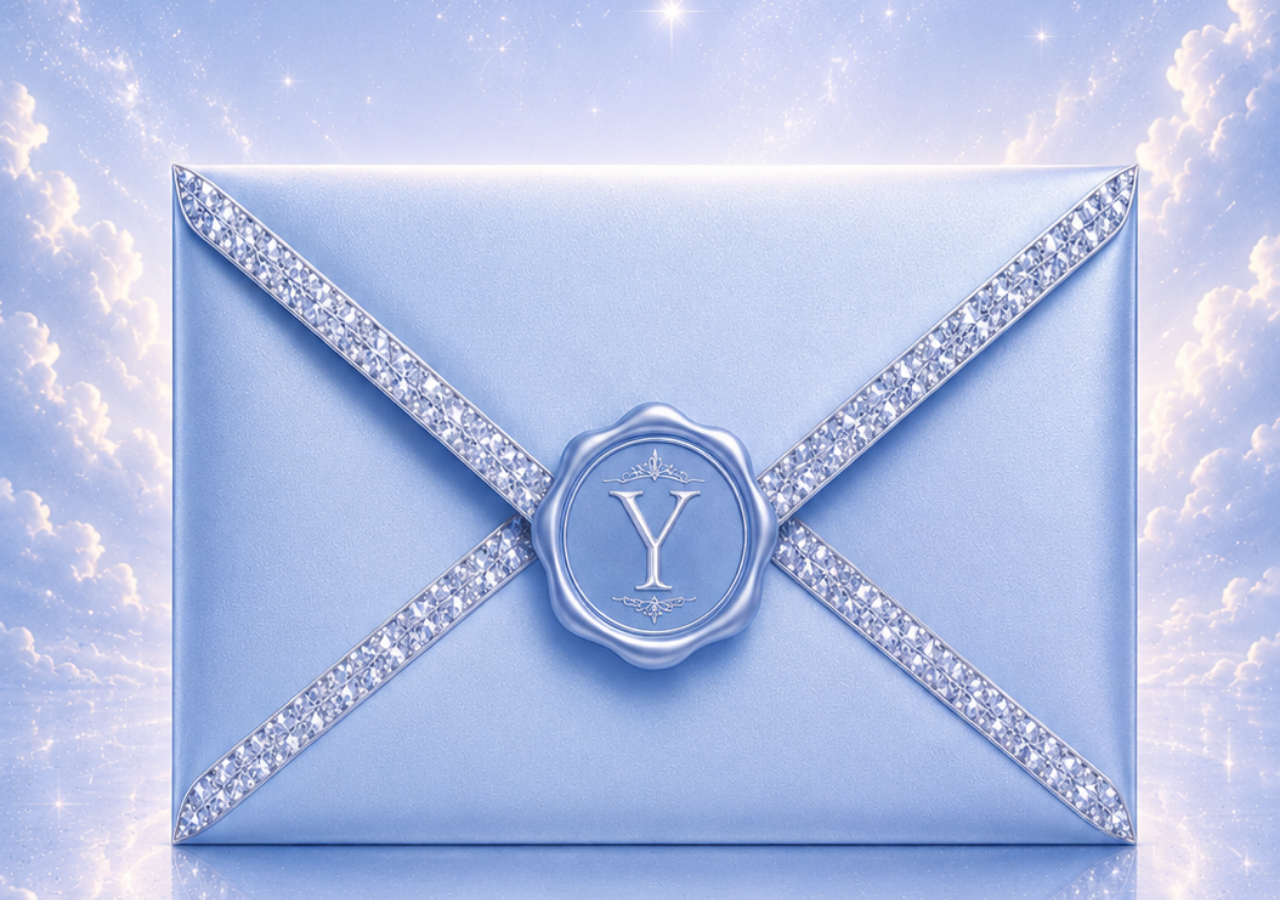
<file: index.html>
<!DOCTYPE html>
<html lang="pt-BR">

<head>
    <meta charset="UTF-8">

    <meta name="viewport"
        content="width=device-width, initial-scale=1.0, maximum-scale=1.0, user-scalable=no">

    <title>15 Anos Yasmim</title>

    <link rel="stylesheet" href="style.css">
</head>

<body>

    <!-- ENVELOPE -->
    <section id="tela-envelope" class="tela-envelope">

        <img
            class="imagem-envelope"
            src="imagem/file_000000002c34720eb653895a2e8ebbc9.png"
            alt="Envelope do convite">

        <button
            class="area-toque-envelope"
            type="button"
            onclick="abrirConvite()"
            aria-label="Abrir convite">
        </button>

    </section>


    <!-- CONVITE -->
    <main id="tela-convite" class="tela-convite">

        <img
            class="imagem-convite"
            src="imagem/file_000000007758820ea45098fb609d7a44.png"
            alt="Convite de 15 anos de Yasmim">


        <!-- PRESENTES -->
        <a
            class="area-interacao presentes"
            href="lista-presentes.html"
            aria-label="Lista de presentes">
        </a>


        <!-- LOCAL -->
        <a
            class="area-interacao local"
            href="https://www.google.com/maps/search/?api=1&query=R.+Concórdia,+961+-+Concórdia,+Teófilo+Otoni+-+MG,+39804-245"
            target="_blank"
            rel="noopener noreferrer"
            aria-label="Local da festa">
        </a>


        <!-- CONFIRMAÇÃO -->
        <a
            class="area-interacao confirmar"
            href="https://yasmimfelix705-a11y.github.io/confirma-o-presen-a-15/"
            target="_blank"
            rel="noopener noreferrer"
            aria-label="Confirmar presença">
        </a>

    </main>


    <script src="script.js"></script>

</body>
</html>
</file>
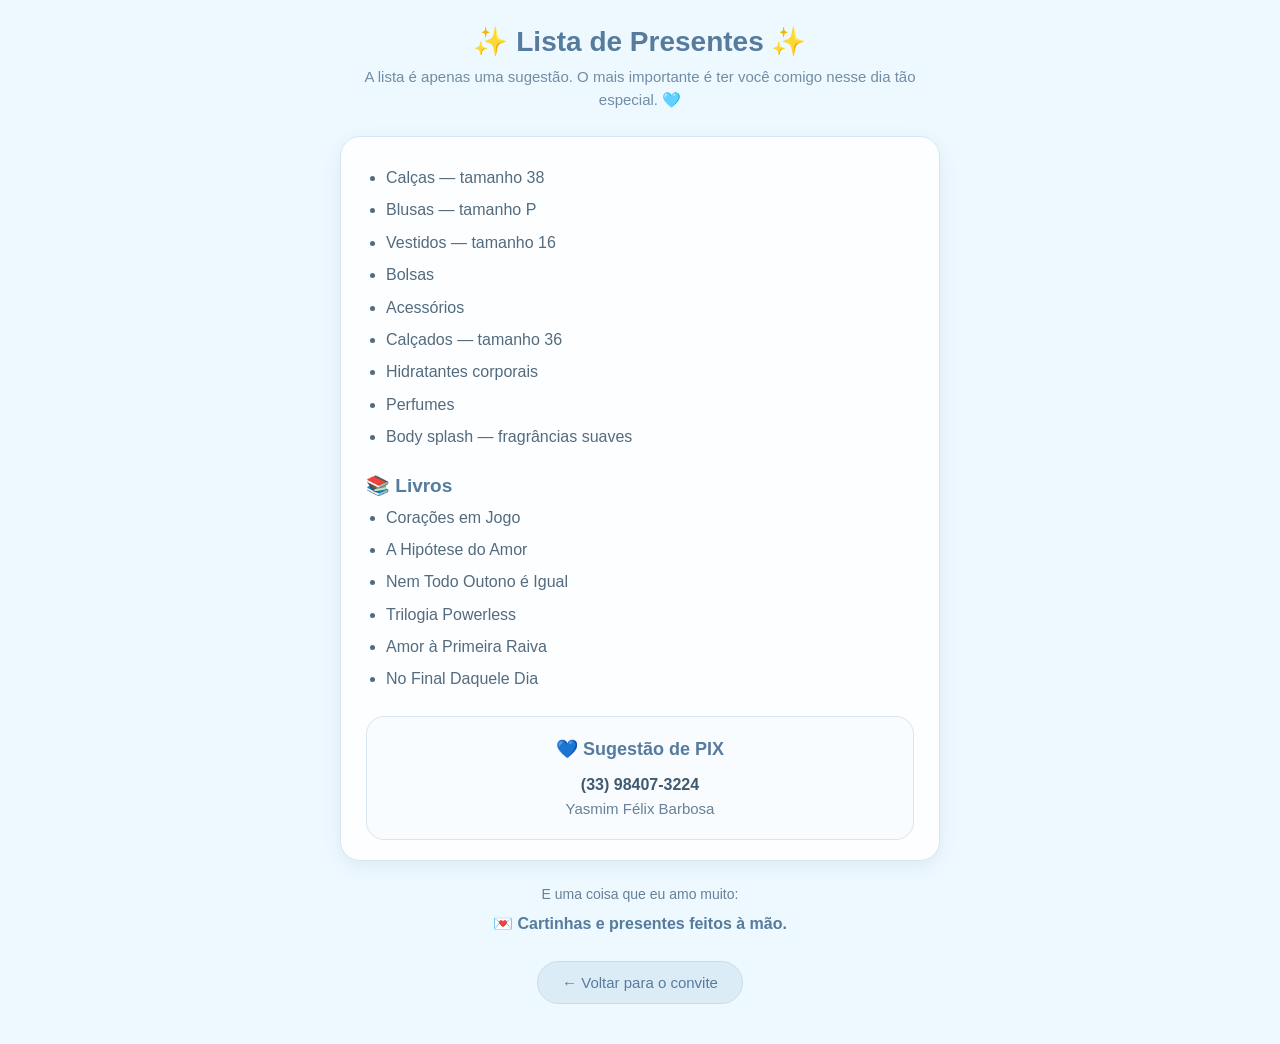
<file: lista-presentes.html>
<!DOCTYPE html>
<html lang="pt-BR">

<head>

    <meta charset="UTF-8">

    <meta
        name="viewport"
        content="width=device-width, initial-scale=1.0, maximum-scale=1.0, user-scalable=no"
    >

    <title>Lista de Presentes</title>

    <style>

        * {
            margin: 0;
            padding: 0;
            box-sizing: border-box;
        }

        html,
        body {
            min-height: 100%;
        }

        body {
            background: #eef8ff;
            color: #405a70;
            font-family: Arial, Helvetica, sans-serif;
            padding: 25px 18px 40px;
        }

        .pagina {
            width: 100%;
            max-width: 600px;
            margin: auto;
        }

        /* ==============================
           TÍTULO
        ============================== */

        .titulo {
            text-align: center;
            color: #557b9d;
            font-size: 28px;
            margin-bottom: 8px;
        }

        .subtitulo {
            text-align: center;
            color: #708da5;
            font-size: 15px;
            line-height: 1.5;
            margin-bottom: 25px;
        }

        /* ==============================
           LISTA
        ============================== */

        .lista {
            background: rgba(255, 255, 255, 0.90);
            border: 1px solid #d8e6ef;
            border-radius: 20px;
            padding: 20px 25px;
            box-shadow: 0 5px 18px rgba(80, 120, 150, 0.10);
        }

        .lista ul {
            padding-left: 20px;
        }

        .lista li {
            margin: 10px 0;
            line-height: 1.4;
            color: #536b7d;
        }

        /* ==============================
           CATEGORIA LIVROS
        ============================== */

        .categoria-livros {
            margin-top: 25px;
            margin-bottom: 10px;
            color: #557b9d;
            font-size: 19px;
            font-weight: bold;
        }

        /* ==============================
           PIX
        ============================== */

        .pix {
            margin-top: 25px;
            padding: 18px;
            text-align: center;

            background: #f8fcff;
            border: 1px solid #d8e6ef;
            border-radius: 18px;

            color: #536b7d;
            line-height: 1.6;
        }

        .pix-titulo {
            color: #557b9d;
            font-size: 18px;
            font-weight: bold;
            margin-bottom: 8px;
        }

        .pix-numero {
            font-size: 16px;
            font-weight: bold;
            color: #405a70;
        }

        .pix-nome {
            font-size: 15px;
            color: #668198;
        }

        /* ==============================
           CARTINHAS
        ============================== */

        .observacao {
            text-align: center;
            margin-top: 22px;
            color: #668198;
            font-size: 14px;
            line-height: 1.6;
        }

        .feito-mao {
            text-align: center;
            margin-top: 8px;
            color: #557b9d;
            font-weight: 600;
        }

        /* ==============================
           BOTÃO VOLTAR
        ============================== */

        .voltar {
            display: block;
            width: fit-content;

            margin: 28px auto 0;

            padding: 12px 24px;

            border-radius: 30px;

            background: #dcecf7;
            color: #557b9d;

            text-decoration: none;
            font-size: 15px;

            border: 1px solid #c8dce9;

            -webkit-tap-highlight-color: transparent;
        }

        .voltar:active {
            transform: scale(0.97);
        }

    </style>

</head>

<body>

    <main class="pagina">

        <!-- TÍTULO -->

        <h1 class="titulo">
            ✨ Lista de Presentes ✨
        </h1>


        <!-- TEXTO -->

        <p class="subtitulo">
            A lista é apenas uma sugestão.
            O mais importante é ter você comigo
            nesse dia tão especial. 🩵
        </p>


        <section class="lista">

            <!-- ITENS -->

            <ul>

                <li>Calças — tamanho 38</li>

                <li>Blusas — tamanho P</li>

                <li>Vestidos — tamanho 16</li>

                <li>Bolsas</li>

                <li>Acessórios</li>

                <li>Calçados — tamanho 36</li>

                <li>Hidratantes corporais</li>

                <li>Perfumes</li>

                <li>Body splash — fragrâncias suaves</li>

            </ul>


            <!-- LIVROS -->

            <h2 class="categoria-livros">
                📚 Livros
            </h2>

            <ul>

                <li>Corações em Jogo</li>

                <li>A Hipótese do Amor</li>

                <li>Nem Todo Outono é Igual</li>

                <li>Trilogia Powerless</li>

                <li>Amor à Primeira Raiva</li>

                <li>No Final Daquele Dia</li>

            </ul>


            <!-- PIX -->

            <div class="pix">

                <div class="pix-titulo">
                    💙 Sugestão de PIX
                </div>

                <div class="pix-numero">
                    (33) 98407-3224
                </div>

                <div class="pix-nome">
                    Yasmim Félix Barbosa
                </div>

            </div>

        </section>


        <!-- CARTINHAS -->

        <p class="observacao">
            E uma coisa que eu amo muito:
        </p>

        <p class="feito-mao">
            💌 Cartinhas e presentes feitos à mão.
        </p>


        <!-- VOLTAR DIRETAMENTE PARA O CONVITE -->

        <a
        <a
    class="voltar"
    href="index.html?convite=aberto">

    ← Voltar para o convite

</a>

        </a>

    </main>

</body>

</html>
</file>
<file: style.css>
/* ========================================== RESET ========================================== */ * { margin: 0; padding: 0; box-sizing: border-box; } /* ========================================== PÁGINA ========================================== */ html, body { width: 100%; height: 100%; overflow: hidden; } body { background: #000; } /* ========================================== TELA DO ENVELOPE ========================================== */ .tela-envelope { position: fixed; inset: 0; width: 100%; height: 100%; display: flex; align-items: center; justify-content: center; background: #000; opacity: 1; visibility: visible; z-index: 100; transition: opacity 0.8s ease, visibility 0.8s ease; } /* ========================================== IMAGEM DO ENVELOPE ========================================== */ .imagem-envelope { position: absolute; inset: 0; width: 100%; height: 100%; object-fit: cover; display: block; user-select: none; -webkit-user-drag: none; transition: transform 0.9s ease, opacity 0.7s ease; } /* ========================================== ÁREA PARA TOCAR NO ENVELOPE ========================================== */ .area-toque-envelope { position: absolute; inset: 0; width: 100%; height: 100%; padding: 0; margin: 0; border: 0; outline: 0; background: transparent; cursor: pointer; z-index: 101; -webkit-tap-highlight-color: transparent; } /* ========================================== ANIMAÇÃO DO ENVELOPE ========================================== */ .tela-envelope.abrindo .imagem-envelope { transform: scale(1.05); opacity: 0; } .tela-envelope.saindo { opacity: 0; visibility: hidden; pointer-events: none; } /* ========================================== TELA DO CONVITE ========================================== */ .tela-convite { position: fixed; inset: 0; width: 100%; height: 100%; display: flex; align-items: center; justify-content: center; background: #000; opacity: 0; visibility: hidden; z-index: 10; transition: opacity 0.8s ease, visibility 0.8s ease; } /* ========================================== CONVITE VISÍVEL ========================================== */ .tela-convite.visivel { opacity: 1; visibility: visible; } /* ========================================== IMAGEM DO CONVITE ========================================== */ .imagem-convite { position: absolute; inset: 0; width: 100%; height: 100%; object-fit: cover; display: block; user-select: none; -webkit-user-drag: none; } /* ========================================== ÁREAS DE TOQUE TOTALMENTE INVISÍVEIS ========================================== */ .area-interacao { position: absolute; display: block; background: none !important; background-color: transparent !important; border: 0 !important; outline: 0 !important; box-shadow: none !important; color: transparent !important; text-decoration: none; z-index: 30; cursor: pointer; -webkit-tap-highlight-color: transparent !important; -webkit-appearance: none; appearance: none; } /* ========================================== TABLET / TELA MAIOR ========================================== */ /* PRESENTES */ .area-interacao.presentes { width: 13%; height: 11%; left: 25.5%; top: 83.5%; } /* LOCAL */ .area-interacao.local { width: 13%; height: 11%; left: 43.5%; top: 83.5%; } /* CONFIRMAÇÃO */ .area-interacao.confirmar { width: 13%; height: 11%; left: 61.5%; top: 83.5%;/* ==========================================
   @media (max-width: 600px) {

    .area-interacao.presentes {
        width: 18%;
        height: 10%;
        left: 12%;
        top: 82%;
    }

    .area-interacao.local {
        width: 18%;
        height: 10%;
        left: 41%;
        top: 82%;
    }

    .area-interacao.confirmar {
        width: 18%;
        height: 10%;
        left: 70%;
        top: 82%;
    }

}
</file>
